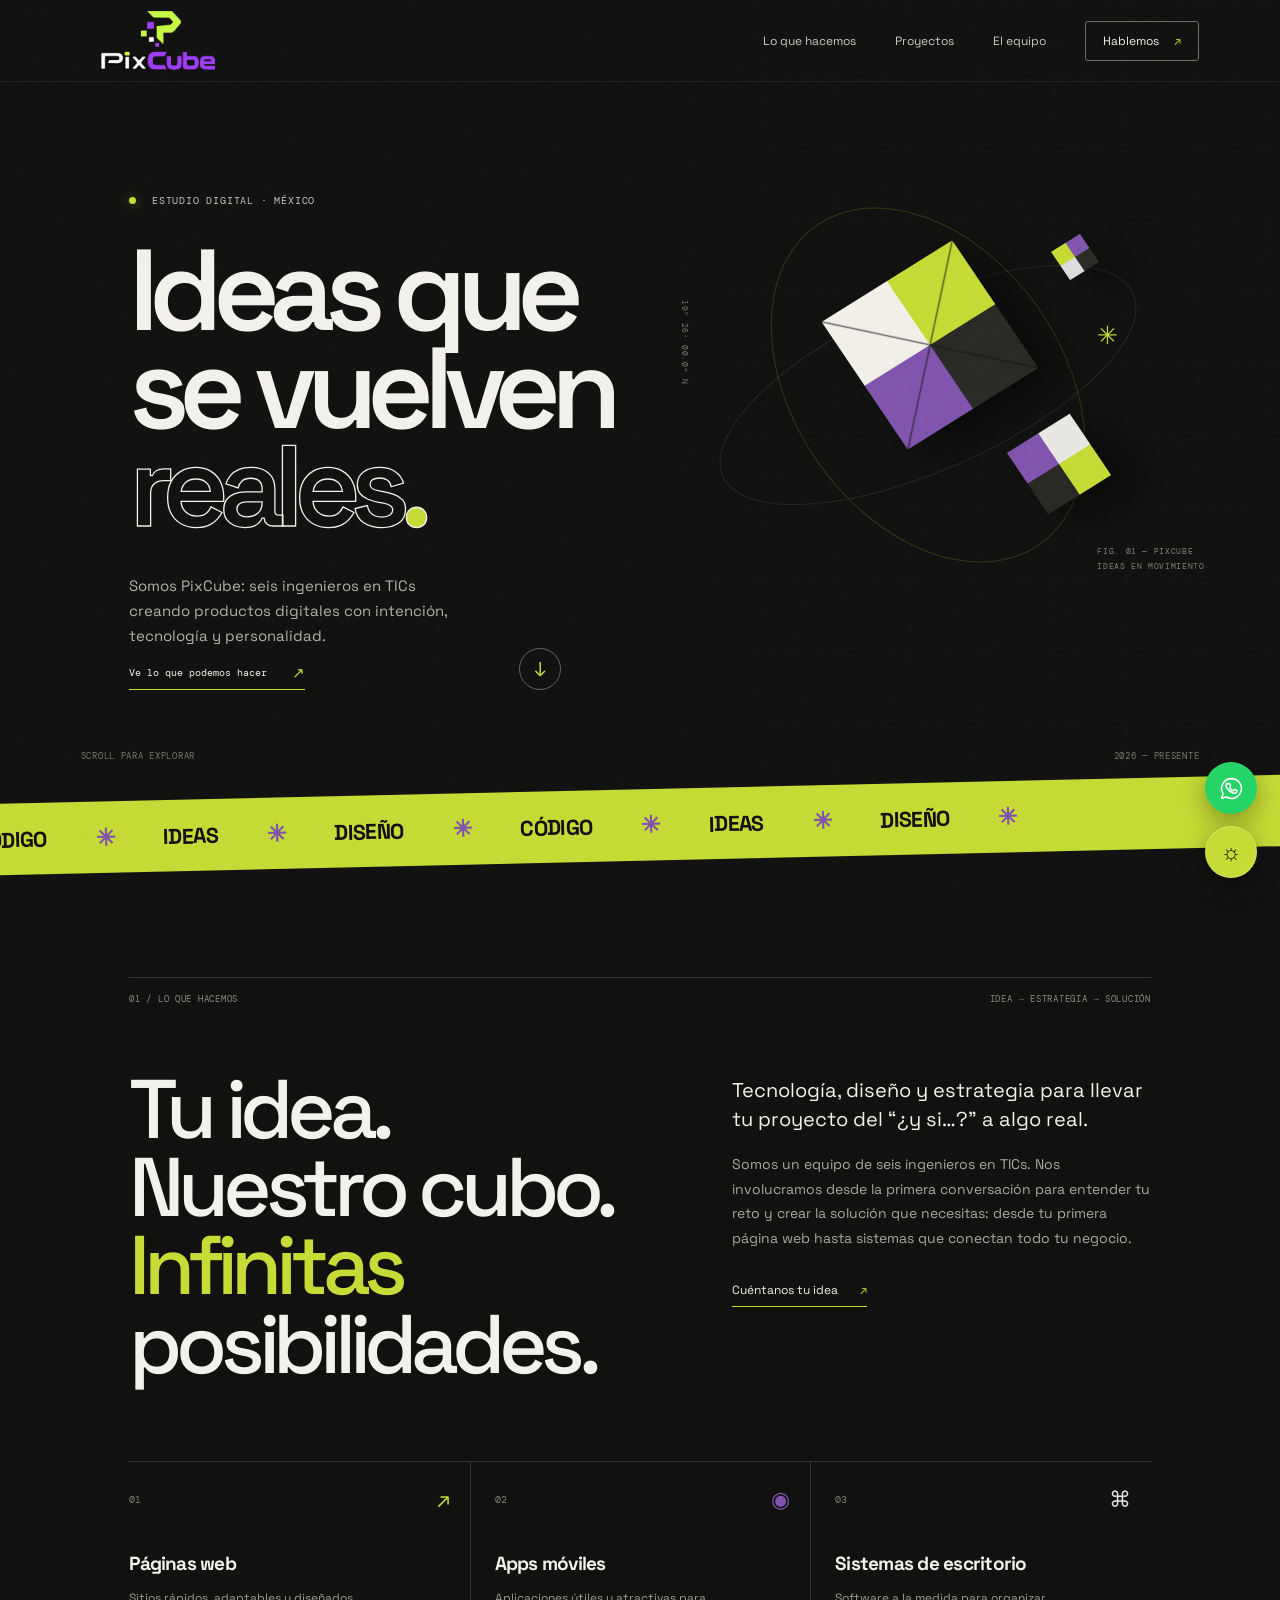
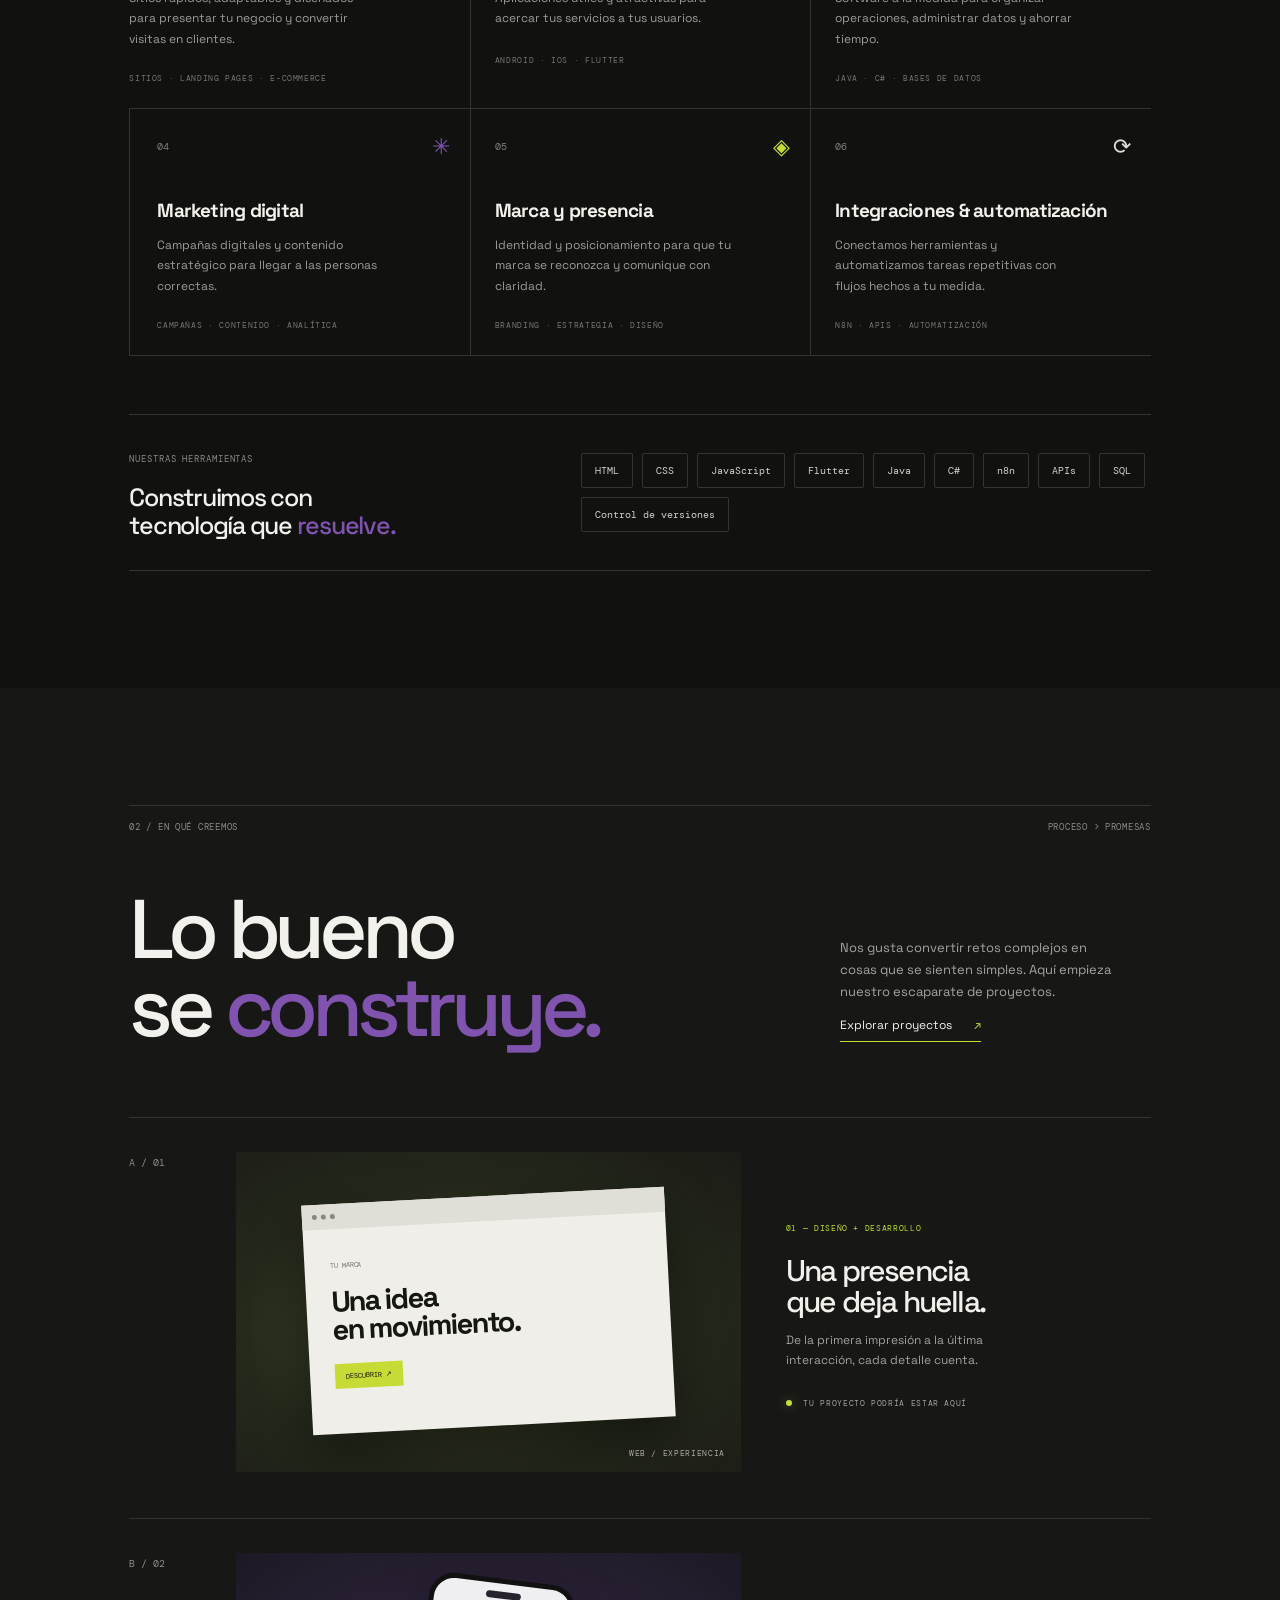
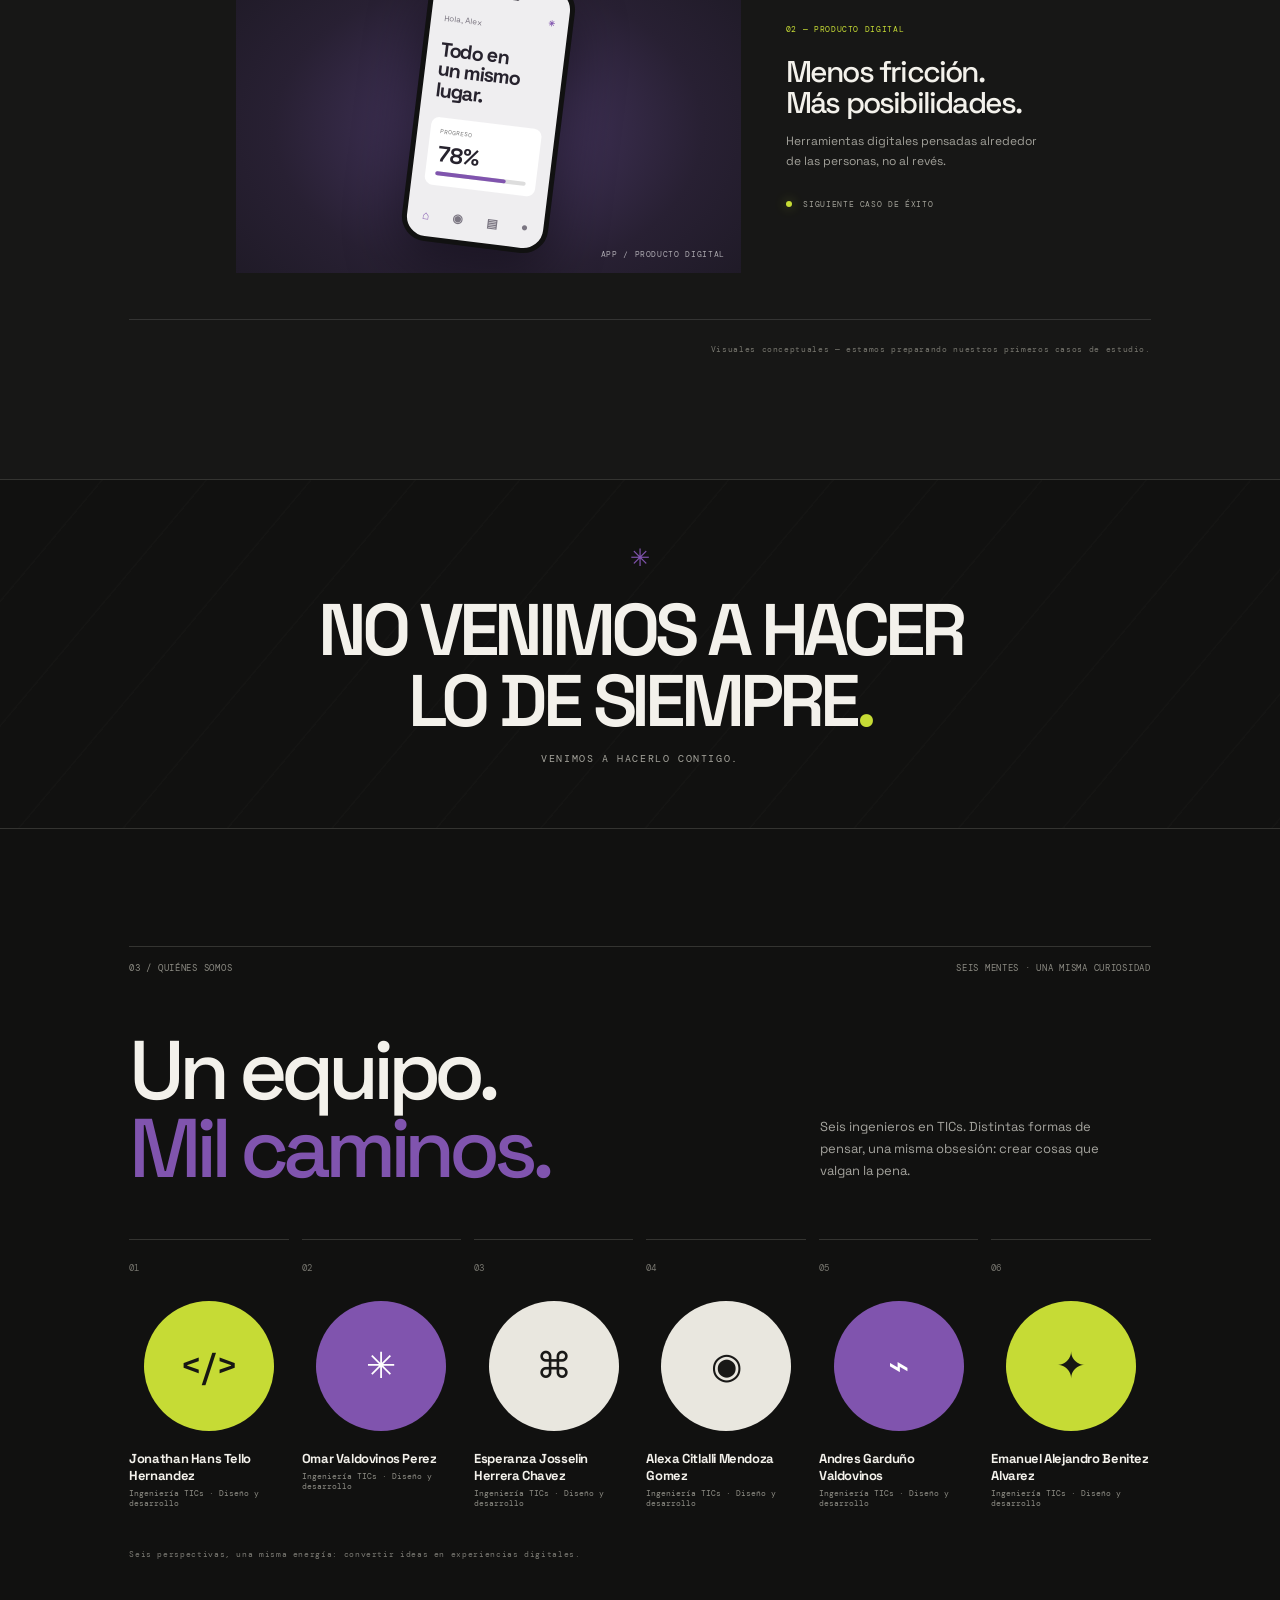
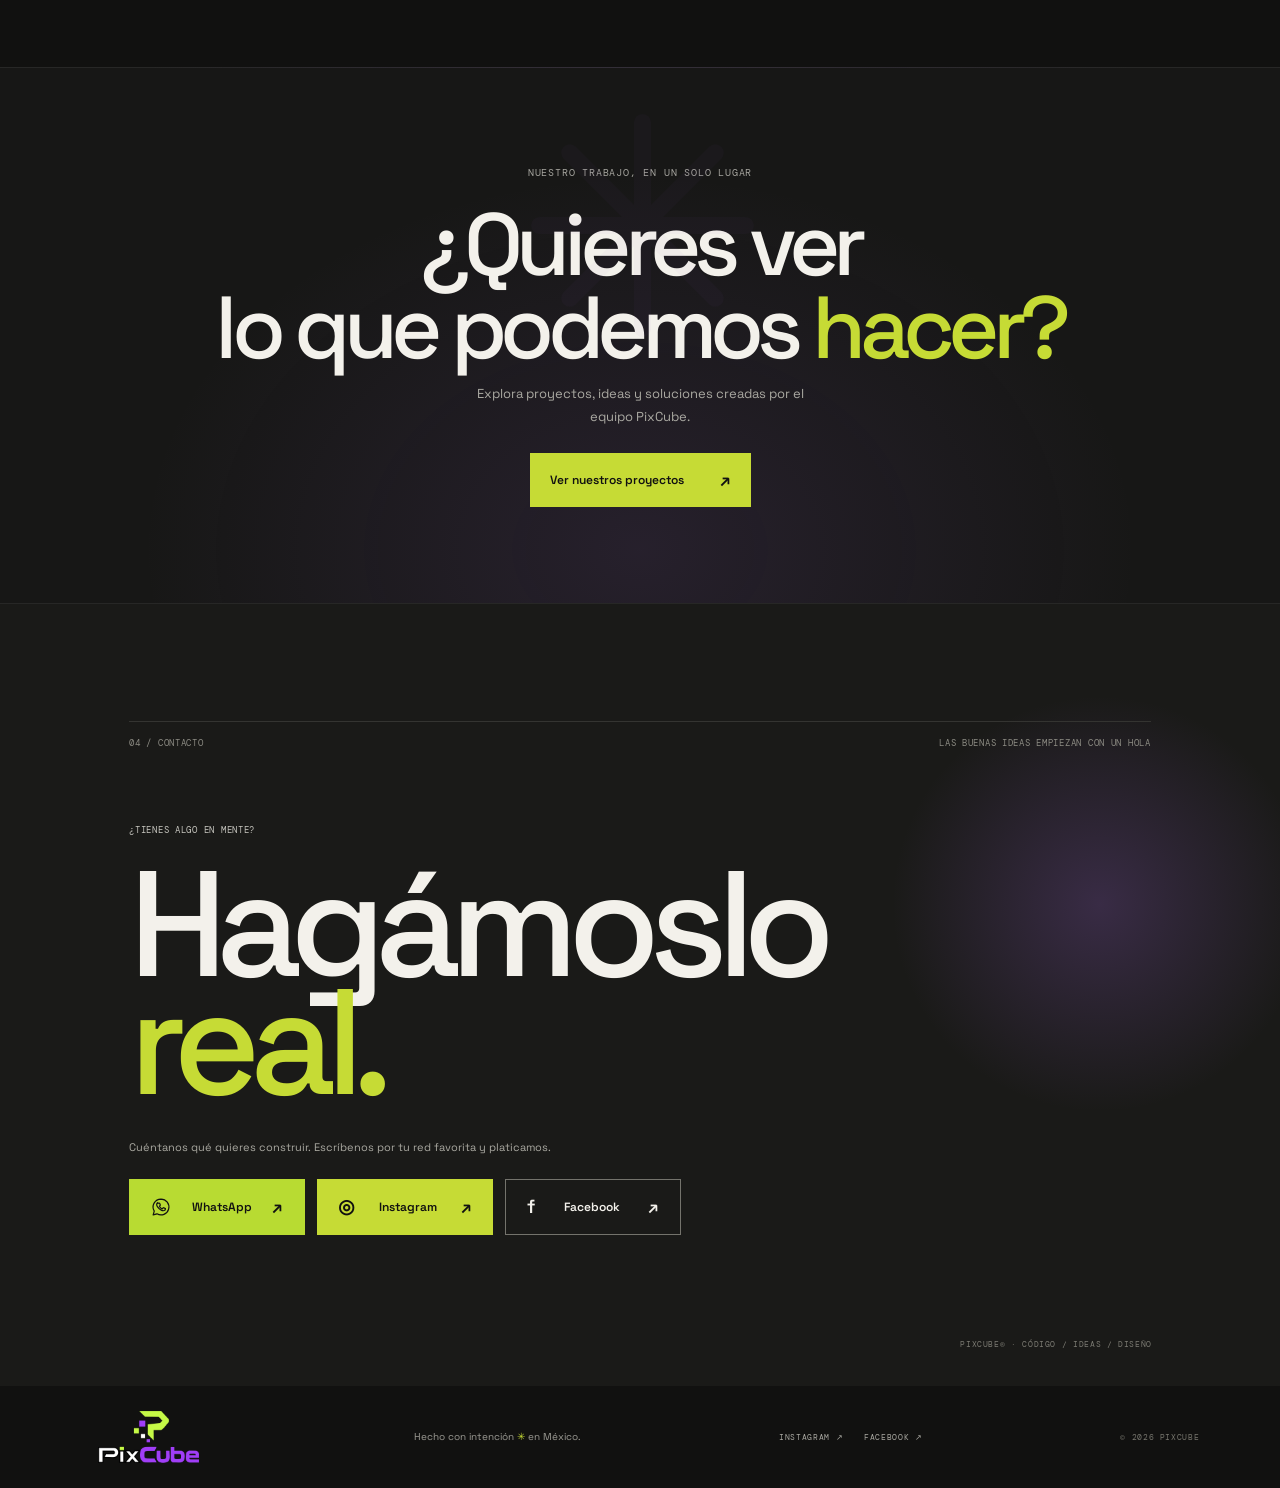
<file: index.html>
<!doctype html>
<html lang="es">
<head>
  <meta charset="utf-8">
  <meta name="viewport" content="width=device-width, initial-scale=1">
  <meta name="theme-color" content="#111110">
  <meta name="description" content="PixCube: código, ideas y diseño. Somos un equipo de seis ingenieros en TICs que convierte ideas en experiencias digitales.">
  <title>PixCube® — Tecnología con ideas</title>
  <link rel="preconnect" href="https://fonts.googleapis.com">
  <link rel="preconnect" href="https://fonts.gstatic.com" crossorigin>
  <link href="https://fonts.googleapis.com/css2?family=DM+Mono:wght@400;500&family=Space+Grotesk:wght@400;500;600;700&display=swap" rel="stylesheet">
  <link rel="icon" type="image/png" href="assets/pixcube-mark.png">
  <link rel="stylesheet" href="styles.css">
</head>
<body>
  <div class="grain" aria-hidden="true"></div>
  <header class="topbar">
    <a class="wordmark" href="#inicio" aria-label="PixCube, inicio"><img src="assets/pixcube-logo-horizontal.png" alt="PixCube — Tu idea, nuestro cubo, infinitas posibilidades"></a>
    <button class="menu-toggle" aria-label="Abrir menú" aria-expanded="false"><i></i><i></i></button>
    <nav class="nav-links" aria-label="Navegación principal">
      <a href="#servicios">Lo que hacemos</a><a href="proyectos.html">Proyectos</a><a href="#equipo">El equipo</a>
      <a class="nav-cta" href="#contacto">Hablemos <span>↗</span></a>
    </nav>
  </header>

  <main>
    <section class="hero" id="inicio">
      <div class="hero-grid" aria-hidden="true"></div>
      <div class="hero-copy">
        <p class="eyebrow"><span class="live-dot"></span> ESTUDIO DIGITAL · MÉXICO</p>
        <h1>Ideas que<br>se vuelven <span class="outlined">reales<span class="lime">.</span></span></h1>
        <div class="hero-bottom"><div><p>Somos PixCube: seis ingenieros en TICs creando productos digitales con intención, tecnología y personalidad.</p><a class="hero-project-link" href="proyectos.html">Ve lo que podemos hacer <span>↗</span></a></div><a class="round-link" href="#servicios" aria-label="Descubrir PixCube">↓</a></div>
      </div>
      <div class="hero-art" aria-label="Composición geométrica PixCube">
        <div class="orbit orbit-a"></div><div class="orbit orbit-b"></div>
        <div class="cube cube-main"><span></span><span></span><span></span><span></span></div>
        <div class="cube cube-small"><span></span><span></span><span></span><span></span></div>
        <div class="cube cube-tiny"><span></span><span></span><span></span><span></span></div>
        <span class="art-star">✳</span><span class="art-label">FIG. 01 — PIXCUBE<br>IDEAS EN MOVIMIENTO</span>
        <span class="art-coordinate">19° 26′ 00.0″ N</span>
      </div>
      <div class="hero-edge"><span>SCROLL PARA EXPLORAR</span><span>2026 — PRESENTE</span></div>
    </section>

    <section class="ticker" aria-label="Código, ideas y diseño"><div class="ticker-track"><span>CÓDIGO</span><b>✳</b><span>IDEAS</span><b>✳</b><span>DISEÑO</span><b>✳</b><span>CÓDIGO</span><b>✳</b><span>IDEAS</span><b>✳</b><span>DISEÑO</span><b>✳</b></div></section>

    <section class="intro section-pad" id="servicios">
      <div class="section-kicker"><span>01 / LO QUE HACEMOS</span><span>IDEA → ESTRATEGIA → SOLUCIÓN</span></div>
      <div class="intro-layout"><h2>Tu idea.<br>Nuestro cubo.<br><span class="lime">Infinitas</span><br>posibilidades.</h2><div class="intro-text"><p class="large-copy">Tecnología, diseño y estrategia para llevar tu proyecto del “¿y si…?” a algo real.</p><p>Somos un equipo de seis ingenieros en TICs. Nos involucramos desde la primera conversación para entender tu reto y crear la solución que necesitas: desde tu primera página web hasta sistemas que conectan todo tu negocio.</p><a class="text-link" href="#contacto">Cuéntanos tu idea <span>↗</span></a></div></div>
      <div class="service-grid">
        <article class="service-card"><span class="service-no">01</span><div class="service-icon icon-web">↗</div><h3>Páginas web</h3><p>Sitios rápidos, adaptables y diseñados para presentar tu negocio y convertir visitas en clientes.</p><span class="service-tags">SITIOS · LANDING PAGES · E-COMMERCE</span></article>
        <article class="service-card"><span class="service-no">02</span><div class="service-icon icon-design">◉</div><h3>Apps móviles</h3><p>Aplicaciones útiles y atractivas para acercar tus servicios a tus usuarios.</p><span class="service-tags">ANDROID · IOS · FLUTTER</span></article>
        <article class="service-card"><span class="service-no">03</span><div class="service-icon icon-data">⌘</div><h3>Sistemas de escritorio</h3><p>Software a la medida para organizar operaciones, administrar datos y ahorrar tiempo.</p><span class="service-tags">JAVA · C# · BASES DE DATOS</span></article>
        <article class="service-card"><span class="service-no">04</span><div class="service-icon icon-design">✳</div><h3>Marketing digital</h3><p>Campañas digitales y contenido estratégico para llegar a las personas correctas.</p><span class="service-tags">CAMPAÑAS · CONTENIDO · ANALÍTICA</span></article>
        <article class="service-card"><span class="service-no">05</span><div class="service-icon icon-web">◈</div><h3>Marca y presencia</h3><p>Identidad y posicionamiento para que tu marca se reconozca y comunique con claridad.</p><span class="service-tags">BRANDING · ESTRATEGIA · DISEÑO</span></article>
        <article class="service-card"><span class="service-no">06</span><div class="service-icon icon-data">⟳</div><h3>Integraciones & automatización</h3><p>Conectamos herramientas y automatizamos tareas repetitivas con flujos hechos a tu medida.</p><span class="service-tags">N8N · APIS · AUTOMATIZACIÓN</span></article>
      </div>
      <div class="stack-panel"><div><span class="stack-label">NUESTRAS HERRAMIENTAS</span><h3>Construimos con<br>tecnología que <span class="purple">resuelve.</span></h3></div><div class="tech-chips" aria-label="Tecnologías y herramientas"><span>HTML</span><span>CSS</span><span>JavaScript</span><span>Flutter</span><span>Java</span><span>C#</span><span>n8n</span><span>APIs</span><span>SQL</span><span>Control de versiones</span></div></div>
    </section>

    <section class="work section-pad" id="proyectos">
      <div class="section-kicker"><span>02 / EN QUÉ CREEMOS</span><span>PROCESO > PROMESAS</span></div>
      <div class="work-heading"><h2>Lo bueno<br>se <span class="purple">construye.</span></h2><div class="work-actions"><p>Nos gusta convertir retos complejos en cosas que se sienten simples. Aquí empieza nuestro escaparate de proyectos.</p><a class="text-link" href="proyectos.html">Explorar proyectos <span>↗</span></a></div></div>
      <div class="project-list">
        <article class="project-row"><div class="project-index">A / 01</div><div class="project-visual visual-one"><div class="mini-window"><div class="window-bar"><i></i><i></i><i></i></div><div class="window-content"><span class="window-chip">TU MARCA</span><b>Una idea<br>en movimiento.</b><span class="window-button">DESCUBRIR ↗</span></div></div><span class="visual-note">WEB / EXPERIENCIA</span></div><div class="project-info"><span class="project-type">01 — DISEÑO + DESARROLLO</span><h3>Una presencia<br>que deja huella.</h3><p>De la primera impresión a la última interacción, cada detalle cuenta.</p><span class="project-status"><i></i> TU PROYECTO PODRÍA ESTAR AQUÍ</span></div></article>
        <article class="project-row project-row-reverse"><div class="project-index">B / 02</div><div class="project-visual visual-two"><div class="phone-mock"><div class="phone-top"></div><span class="phone-greeting">Hola, Alex <b>✳</b></span><span class="phone-title">Todo en<br>un mismo lugar.</span><div class="phone-card"><span>PROGRESO</span><b>78%</b><i><i></i></i></div><div class="phone-tabs"><b>⌂</b><b>◉</b><b>▤</b><b>●</b></div></div><span class="visual-note">APP / PRODUCTO DIGITAL</span></div><div class="project-info"><span class="project-type">02 — PRODUCTO DIGITAL</span><h3>Menos fricción.<br>Más posibilidades.</h3><p>Herramientas digitales pensadas alrededor de las personas, no al revés.</p><span class="project-status"><i></i> SIGUIENTE CASO DE ÉXITO</span></div></article>
      </div>
      <p class="work-footnote">Visuales conceptuales — estamos preparando nuestros primeros casos de estudio.</p>
    </section>

    <section class="manifesto"><div class="manifesto-mark">✳</div><p>NO VENIMOS A HACER<br>LO DE SIEMPRE<span class="lime">.</span></p><span>VENIMOS A HACERLO CONTIGO.</span><div class="manifesto-lines"></div></section>

    <section class="team section-pad" id="equipo">
      <div class="section-kicker"><span>03 / QUIÉNES SOMOS</span><span>SEIS MENTES · UNA MISMA CURIOSIDAD</span></div>
      <div class="team-heading"><h2>Un equipo.<br><span class="purple">Mil caminos.</span></h2><p>Seis ingenieros en TICs. Distintas formas de pensar, una misma obsesión: crear cosas que valgan la pena.</p></div>
      <div class="team-grid">
        <article class="team-card"><span class="team-number">01</span><div class="avatar avatar-lime">&lt;/&gt;</div><h3>Jonathan Hans Tello Hernandez</h3><p>Ingeniería TICs · Diseño y desarrollo</p></article>
        <article class="team-card"><span class="team-number">02</span><div class="avatar avatar-purple">✳︎</div><h3>Omar Valdovinos Perez</h3><p>Ingeniería TICs · Diseño y desarrollo</p></article>
        <article class="team-card"><span class="team-number">03</span><div class="avatar avatar-white">⌘</div><h3>Esperanza Josselin Herrera Chavez</h3><p>Ingeniería TICs · Diseño y desarrollo</p></article>
        <article class="team-card"><span class="team-number">04</span><div class="avatar avatar-white">◉</div><h3>Alexa Citlalli Mendoza Gomez</h3><p>Ingeniería TICs · Diseño y desarrollo</p></article>
        <article class="team-card"><span class="team-number">05</span><div class="avatar avatar-purple">⌁</div><h3>Andres Garduño Valdovinos</h3><p>Ingeniería TICs · Diseño y desarrollo</p></article>
        <article class="team-card"><span class="team-number">06</span><div class="avatar avatar-lime">✦</div><h3>Emanuel Alejandro Benitez Alvarez</h3><p>Ingeniería TICs · Diseño y desarrollo</p></article>
      </div>
      <p class="team-note">Seis perspectivas, una misma energía: convertir ideas en experiencias digitales.</p>
    </section>

    <section class="home-project-cta">
      <div class="home-project-orbit" aria-hidden="true"><svg viewBox="0 0 100 100" focusable="false"><path d="M50 8v84M8 50h84M20.3 20.3l59.4 59.4m0-59.4L20.3 79.7"/></svg></div>
      <p class="eyebrow">NUESTRO TRABAJO, EN UN SOLO LUGAR</p>
      <h2>¿Quieres ver<br>lo que podemos <span class="lime">hacer?</span></h2>
      <p class="home-project-copy">Explora proyectos, ideas y soluciones creadas por el equipo PixCube.</p>
      <a class="home-project-button" href="proyectos.html">Ver nuestros proyectos <span>↗</span></a>
    </section>

    <section class="contact section-pad" id="contacto"><div class="contact-orb"></div><div class="section-kicker"><span>04 / CONTACTO</span><span>LAS BUENAS IDEAS EMPIEZAN CON UN HOLA</span></div><div class="contact-content"><p class="eyebrow">¿TIENES ALGO EN MENTE?</p><h2>Hagámoslo<br><span class="lime">real.</span></h2><p class="contact-small">Cuéntanos qué quieres construir. Escríbenos por tu red favorita y platicamos.</p><div class="contact-actions"><a class="contact-button contact-button-whatsapp" href="https://wa.me/523350424678?text=Hola%20PixCube%2C%20quiero%20cotizar%20un%20proyecto." target="_blank" rel="noopener noreferrer"><svg class="social-glyph" viewBox="0 0 24 24" aria-hidden="true"><path d="M12 2.5a9.5 9.5 0 0 0-8.1 14.45L2.6 21.4l4.58-1.2A9.5 9.5 0 1 0 12 2.5Z"/><path d="M8.4 7.8c.3-.6.6-.6.9-.6h.5c.2 0 .4 0 .5.4l.8 1.8c.1.3.1.5-.1.7l-.6.7c-.2.2-.2.4-.1.6.7 1.2 1.6 2.1 2.8 2.7.3.1.5.1.6-.1l.8-.9c.2-.2.4-.3.7-.2l1.7.8c.3.1.4.3.4.5 0 .3-.2 1.2-.7 1.6-.5.5-1.2.7-1.9.7-.5 0-1.2-.2-2-.5-2.8-1.1-4.6-3.8-4.8-4.1-.2-.3-1.1-1.5-1.1-2.9 0-1.3.7-2 1-2.2Z"/></svg>WhatsApp <span>↗</span></a><a class="contact-button" href="https://instagram.com/pixcubeoficial" target="_blank" rel="noopener noreferrer"><span class="social-glyph">◎</span>Instagram <span>↗</span></a><a class="contact-button contact-button-alt" href="https://www.facebook.com/profile.php?id=61595142443809" target="_blank" rel="noopener noreferrer"><span class="social-glyph">f</span>Facebook <span>↗</span></a></div></div><div class="contact-coord">PIXCUBE® · CÓDIGO / IDEAS / DISEÑO</div></section>
  </main>

  <footer class="footer"><a class="wordmark" href="#inicio"><img src="assets/pixcube-logo-horizontal.png" alt="PixCube"></a><p>Hecho con intención <span class="lime">✳</span> en México.</p><div class="socials"><a href="https://instagram.com/pixcubeoficial" target="_blank" rel="noopener noreferrer">INSTAGRAM ↗</a><a href="https://www.facebook.com/profile.php?id=61595142443809" target="_blank" rel="noopener noreferrer">FACEBOOK ↗</a></div><span class="copyright">© <span id="year">2026</span> PIXCUBE</span></footer>
  <button class="theme-toggle" type="button" aria-label="Cambiar a tema claro" title="Cambiar tema"><span class="theme-icon" aria-hidden="true">☼</span><span class="theme-tooltip">Cambiar tema</span></button>
  <a class="whatsapp-float" href="https://wa.me/523350424678?text=Hola%20PixCube%2C%20quiero%20cotizar%20un%20proyecto." target="_blank" rel="noopener noreferrer" aria-label="Escríbenos por WhatsApp" title="Escríbenos por WhatsApp"><svg viewBox="0 0 24 24" aria-hidden="true"><path d="M12 2.5a9.5 9.5 0 0 0-8.1 14.45L2.6 21.4l4.58-1.2A9.5 9.5 0 1 0 12 2.5Z"/><path d="M8.4 7.8c.3-.6.6-.6.9-.6h.5c.2 0 .4 0 .5.4l.8 1.8c.1.3.1.5-.1.7l-.6.7c-.2.2-.2.4-.1.6.7 1.2 1.6 2.1 2.8 2.7.3.1.5.1.6-.1l.8-.9c.2-.2.4-.3.7-.2l1.7.8c.3.1.4.3.4.5 0 .3-.2 1.2-.7 1.6-.5.5-1.2.7-1.9.7-.5 0-1.2-.2-2-.5-2.8-1.1-4.6-3.8-4.8-4.1-.2-.3-1.1-1.5-1.1-2.9 0-1.3.7-2 1-2.2Z"/></svg></a>
  <script src="script.js"></script>
</body>
</html>
</file>
<file: styles.css>
:root{--bg:#111110;--panel:#181817;--ink:#f3f1eb;--muted:#a09f98;--lime:#c6db35;--purple:#8054ae;--line:#343431;--mono:'DM Mono',monospace;--sans:'Space Grotesk',sans-serif}*{box-sizing:border-box}html{scroll-behavior:smooth}body{margin:0;background:var(--bg);color:var(--ink);font-family:var(--sans);overflow-x:hidden}::selection{background:var(--lime);color:var(--bg)}a{color:inherit;text-decoration:none}.grain{position:fixed;inset:0;z-index:10;pointer-events:none;opacity:.07;background-image:url("data:image/svg+xml,%3Csvg viewBox='0 0 180 180' xmlns='http://www.w3.org/2000/svg'%3E%3Cfilter id='n'%3E%3CfeTurbulence type='fractalNoise' baseFrequency='.92' numOctaves='3' stitchTiles='stitch'/%3E%3C/filter%3E%3Crect width='100%25' height='100%25' filter='url(%23n)' opacity='.28'/%3E%3C/svg%3E")}.topbar{height:82px;padding:0 6.3%;display:flex;align-items:center;justify-content:space-between;border-bottom:1px solid #ffffff12;position:absolute;z-index:12;top:0;width:100%}.wordmark{display:flex;align-items:center;gap:10px;font-weight:700;font-size:21px;letter-spacing:-1.2px}.wordmark>span:last-child>span{color:var(--purple)}.wordmark sup{font:9px var(--mono);vertical-align:top;margin-left:2px}.mark{width:31px;height:31px;display:grid;place-items:center;background:var(--lime);color:var(--bg);font-weight:700;font-size:19px;position:relative}.mark span{position:absolute;color:var(--purple);font-size:10px;right:-3px;top:-5px}.nav-links{display:flex;align-items:center;gap:39px;font-size:12px;color:#cac9c3}.nav-links a{transition:color .2s}.nav-links a:hover,.socials a:hover{color:var(--lime)}.nav-links .nav-cta{padding:11px 17px;border:1px solid #6f6e67;border-radius:3px;color:var(--ink)}.nav-cta span{color:var(--lime);padding-left:12px}.menu-toggle{display:none}.hero{height:min(790px,100vh);min-height:690px;padding:170px 10.1% 68px;display:flex;align-items:center;position:relative;overflow:hidden}.hero-grid{position:absolute;inset:0 0 0 43%;opacity:.16;background-image:linear-gradient(#68685b33 1px,transparent 1px),linear-gradient(90deg,#68685b33 1px,transparent 1px);background-size:72px 72px;mask-image:linear-gradient(90deg,transparent,#000 35%,#000)}.hero-copy{position:relative;z-index:2;width:58%;padding-bottom:18px}.eyebrow,.section-kicker,.service-tags,.project-type,.project-status,.visual-note,.art-label,.art-coordinate,.hero-edge,.contact-coord,.copyright,.socials,.work-footnote,.team-note{font:10px var(--mono);letter-spacing:.08em}.eyebrow{color:#c7c6bf}.live-dot,.project-status i{display:inline-block;width:7px;height:7px;background:var(--lime);border-radius:50%;margin-right:9px;box-shadow:0 0 12px #c6db3570;animation:pulse 2s infinite}@keyframes pulse{50%{box-shadow:0 0 22px #c6db35b0}}h1{font-size:clamp(70px,9vw,137px);line-height:.85;letter-spacing:-.09em;margin:35px 0 38px;font-weight:600}h1 .outlined{color:transparent;-webkit-text-stroke:1.3px var(--ink)}.lime{color:var(--lime)}.purple{color:var(--purple)}.hero-bottom{display:flex;align-items:flex-end;gap:70px}.hero-bottom p{font-size:15px;line-height:1.65;color:#b2b1aa;max-width:320px;margin:0}.round-link{border:1px solid #62615b;border-radius:50%;width:42px;height:42px;display:grid;place-items:center;color:var(--lime);font-size:20px;transition:.3s}.round-link:hover{background:var(--lime);color:var(--bg);transform:translateY(5px)}.hero-art{width:45%;height:470px;position:absolute;right:5%;top:150px;display:grid;place-items:center;perspective:900px}.orbit{position:absolute;border:1px solid #ffffff18;border-radius:50%;transform:rotate(-24deg)}.orbit-a{width:450px;height:170px;animation:orbit 16s linear infinite}.orbit-b{width:390px;height:270px;transform:rotate(55deg);border-color:#c6db3530;animation:orbit 23s linear infinite reverse}@keyframes orbit{to{transform:rotate(336deg)}}.cube{position:absolute;transform:rotate(-32deg) skew(2deg);animation:float 5s ease-in-out infinite;filter:drop-shadow(20px 24px 22px #0008)}.cube span{position:absolute;display:block}.cube-main{width:154px;height:154px;top:118px;left:calc(50% - 75px);animation-delay:-1.4s}.cube-main span:nth-child(1){inset:0 50% 50% 0;background:#f2f0e8;clip-path:polygon(0 0,100% 0,100% 100%,0 100%)}.cube-main span:nth-child(2){inset:0 0 50% 50%;background:var(--lime);clip-path:polygon(0 0,100% 0,100% 100%,0 100%)}.cube-main span:nth-child(3){inset:50% 50% 0 0;background:var(--purple);clip-path:polygon(0 0,100% 0,100% 100%,0 100%)}.cube-main span:nth-child(4){inset:50% 0 0 50%;background:#292925;clip-path:polygon(0 0,100% 0,100% 100%,0 100%)}.cube-main:after{content:'';position:absolute;inset:0;background:linear-gradient(135deg,transparent 49.5%,#111 50%,transparent 50.7%),linear-gradient(45deg,transparent 49.5%,#111 50%,transparent 50.7%);opacity:.65}.cube-small{width:74px;height:74px;top:277px;left:calc(50% + 94px);animation-delay:-3s}.cube-small span:nth-child(1){inset:0 50% 50% 0;background:var(--purple)}.cube-small span:nth-child(2){inset:0 0 50% 50%;background:#e9e8e2}.cube-small span:nth-child(3){inset:50% 50% 0 0;background:#282824}.cube-small span:nth-child(4){inset:50% 0 0 50%;background:var(--lime)}.cube-tiny{width:34px;height:34px;top:90px;left:calc(50% + 130px);animation-delay:-2s}.cube-tiny span:nth-child(1){inset:0 50% 50% 0;background:var(--lime)}.cube-tiny span:nth-child(2){inset:0 0 50% 50%;background:var(--purple)}.cube-tiny span:nth-child(3){inset:50% 50% 0 0;background:#ddd}.cube-tiny span:nth-child(4){inset:50% 0 0 50%;background:#2b2b26}@keyframes float{0%,100%{translate:0 0;rotate:-32deg}50%{translate:0 -18px;rotate:-27deg}}.art-star{position:absolute;color:var(--lime);font-size:25px;right:17%;top:36%}.art-label{position:absolute;right:2%;bottom:47px;line-height:1.8;color:#818078;font-size:8px}.art-coordinate{position:absolute;left:7%;top:32%;writing-mode:vertical-rl;color:#77766f;font-size:8px}.hero-edge{position:absolute;bottom:28px;left:6.3%;right:6.3%;display:flex;justify-content:space-between;color:#77766f;font-size:9px}.ticker{height:70px;background:var(--lime);color:var(--bg);overflow:hidden;display:flex;align-items:center;transform:rotate(-1.3deg) scale(1.02);width:102%;margin-left:-1%;position:relative;z-index:2}.ticker-track{display:flex;align-items:center;gap:48px;white-space:nowrap;animation:marquee 22s linear infinite;font-size:21px;font-weight:700;letter-spacing:-.04em}.ticker-track b{font-size:23px;color:var(--purple)}@keyframes marquee{to{transform:translateX(-45%)}}.section-pad{padding:117px 10.1%}.section-kicker{display:flex;justify-content:space-between;border-top:1px solid var(--line);padding-top:15px;color:#8c8b83;font-size:9px}.intro-layout{display:grid;grid-template-columns:1.1fr .9fr;gap:9%;padding:65px 0 78px}.intro h2,.work h2,.team h2,.contact h2{font-size:clamp(50px,6.5vw,88px);line-height:.94;letter-spacing:-.075em;margin:0;font-weight:500}.intro-text{padding-top:6px;max-width:420px}.intro-text p{color:#a9a8a1;line-height:1.75;font-size:14px}.intro-text .large-copy{font-size:20px;line-height:1.45;color:var(--ink);margin:0 0 18px}.text-link{display:inline-block;margin-top:18px;border-bottom:1px solid var(--lime);padding-bottom:8px;font-size:12px}.text-link span{color:var(--lime);padding-left:19px}.service-grid{display:grid;grid-template-columns:repeat(3,1fr);border-top:1px solid var(--line);border-bottom:1px solid var(--line)}.service-card{padding:28px 25px 26px 0;position:relative;min-height:246px}.service-card+.service-card{border-left:1px solid var(--line);padding-left:27px}.service-no{font:10px var(--mono);color:#818078}.service-icon{position:absolute;right:20px;top:23px;font-size:22px;color:var(--lime);transition:transform .3s}.service-card:hover .service-icon{transform:rotate(45deg) scale(1.2)}.icon-design{color:var(--purple)}.icon-data{color:#ddd}.service-card h3{font-size:19px;margin:43px 0 10px;letter-spacing:-.04em}.service-card p{font-size:12px;line-height:1.7;color:#9d9c95;max-width:240px;min-height:43px}.service-tags{display:block;color:#77766e;font-size:8px;margin-top:24px}.work{background:#171716}.work-heading,.team-heading{display:flex;align-items:flex-end;justify-content:space-between;padding:57px 0 70px}.work-heading>p,.team-heading>p{max-width:260px;color:#a5a49e;font-size:13px;line-height:1.7;margin:0 3% 5px 20px}.project-row{display:grid;grid-template-columns:70px 1.15fr .85fr;gap:37px;align-items:center;border-top:1px solid #ffffff20;padding:34px 0 46px}.project-row:last-child{border-bottom:1px solid #ffffff20}.project-index{font:10px var(--mono);color:#8d8c84;align-self:start;padding-top:4px}.project-visual{height:320px;position:relative;display:grid;place-items:center;overflow:hidden}.visual-one{background:radial-gradient(ellipse at 45% 55%,#4b5331,#25291b 58%,#1b1c17)}.visual-two{background:radial-gradient(ellipse at 50% 55%,#493865,#282033 60%,#1d1924)}.mini-window{width:72%;height:72%;background:#efeee8;color:#161612;box-shadow:0 22px 55px #0007;transform:rotate(-3deg);transition:transform .6s cubic-bezier(.2,.8,.2,1)}.project-row:hover .mini-window{transform:rotate(0) translateY(-8px)}.window-bar{height:25px;background:#dfded7;display:flex;align-items:center;gap:4px;padding-left:10px}.window-bar i{width:5px;height:5px;border-radius:50%;background:#89877e}.window-content{padding:23px 25px}.window-chip{font:7px var(--mono);color:#74736a}.window-content b{display:block;font-size:29px;line-height:.95;letter-spacing:-.07em;margin:15px 0 20px}.window-button{font:7px var(--mono);background:var(--lime);padding:8px 11px}.visual-note{position:absolute;bottom:14px;right:16px;color:#ffffff9c;font-size:8px}.phone-mock{height:270px;width:147px;border:5px solid #111;border-radius:25px;background:#efeef0;color:#27232e;box-shadow:0 22px 55px #0007;position:relative;padding:28px 13px 13px;transform:rotate(7deg);transition:transform .5s}.project-row:hover .phone-mock{transform:rotate(2deg) translateY(-7px)}.phone-top{position:absolute;top:8px;left:50%;transform:translateX(-50%);width:35px;height:7px;border-radius:10px;background:#27232e}.phone-greeting{font-size:8px;color:#77727d}.phone-greeting b{float:right;color:var(--purple)}.phone-title{display:block;font-size:20px;font-weight:700;line-height:1.02;letter-spacing:-1px;margin-top:13px}.phone-card{margin-top:17px;background:#fff;padding:10px;border-radius:8px}.phone-card span{display:block;font:6px var(--mono);color:#777}.phone-card>b{font-size:22px;display:block;margin:4px 0}.phone-card>i{height:4px;background:#ddd;display:block;border-radius:3px}.phone-card>i i{display:block;background:var(--purple);width:78%;height:100%;border-radius:3px}.phone-tabs{position:absolute;bottom:13px;left:15px;right:15px;display:flex;justify-content:space-between;color:#7b7682;font-size:12px}.phone-tabs b:first-child{color:var(--purple)}.project-info{padding:10px 0 10px 8px}.project-type{color:var(--lime);font-size:8px}.project-info h3{font-size:30px;line-height:1.03;letter-spacing:-.06em;font-weight:500;margin:20px 0 12px}.project-info p{font-size:12px;color:#a2a19a;line-height:1.7;max-width:260px}.project-status{display:block;color:#a3a299;font-size:8px;margin-top:27px}.project-status i{width:6px;height:6px;margin-right:6px}.work-footnote{text-align:right;color:#797870;font-size:8px;padding-top:16px}.manifesto{min-height:350px;position:relative;display:flex;flex-direction:column;align-items:center;justify-content:center;text-align:center;overflow:hidden;border-bottom:1px solid var(--line);border-top:1px solid var(--line)}.manifesto p{z-index:1;font-size:clamp(33px,6vw,73px);font-weight:600;line-height:.96;letter-spacing:-.07em;margin:22px 0 16px}.manifesto>span{z-index:1;font:10px var(--mono);letter-spacing:.16em;color:#a5a49c}.manifesto-mark{z-index:1;color:var(--purple);font-size:24px;animation:spin 12s linear infinite}@keyframes spin{to{transform:rotate(360deg)}}.manifesto-lines{position:absolute;inset:-20%;opacity:.15;background:repeating-linear-gradient(130deg,transparent 0 78px,#8e8d8130 79px 80px)}.team{padding-bottom:100px}.team-heading{padding-bottom:52px}.team-heading>p{max-width:300px}.team-grid{display:grid;grid-template-columns:repeat(6,1fr);gap:13px}.team-card{min-width:0;border-top:1px solid var(--line);padding:15px 0 17px;position:relative}.team-number{font:9px var(--mono);color:#77766f}.avatar{margin:25px auto 19px;width:min(100%,130px);aspect-ratio:1;border-radius:50%;display:grid;place-items:center;font-size:36px;font-weight:500;transition:transform .4s cubic-bezier(.2,.8,.2,1)}.team-card:hover .avatar{transform:rotate(-9deg) scale(1.06)}.avatar-lime{background:var(--lime);color:#171713}.avatar-purple{background:var(--purple);color:#fff}.avatar-white{background:#e9e7df;color:#191917}.team-card h3{font-size:13px;letter-spacing:-.03em;margin:0 0 4px}.team-card p{font:8px var(--mono);color:#8e8d85;margin:0}.team-note{color:#7d7c75;font-size:8px;margin-top:24px}.contact{background:#1a1a18;position:relative;overflow:hidden;min-height:590px}.contact-orb{position:absolute;width:420px;height:420px;border-radius:50%;background:radial-gradient(circle,#8054ae4d,transparent 70%);right:-30px;top:90px;animation:breathe 5s ease-in-out infinite}@keyframes breathe{50%{transform:scale(1.18);opacity:.65}}.contact .section-kicker{position:relative;z-index:1}.contact-content{position:relative;z-index:1;padding:66px 0 34px}.contact-content .eyebrow{font-size:9px}.contact h2{font-size:clamp(80px,12vw,150px);line-height:.79;margin:29px 0 38px}.contact-button{background:var(--lime);color:var(--bg);padding:16px 21px;display:inline-flex;gap:53px;align-items:center;font-size:12px;font-weight:600;transition:background .2s,transform .2s}.contact-button:hover{background:#e0ef73;transform:translateY(-3px)}.contact-button span{font-size:17px}.contact-small{font-size:11px;color:#aaa9a1;margin-top:19px}.contact-coord{position:absolute;right:10%;bottom:37px;color:#7c7b73;font-size:8px}.footer{min-height:100px;padding:25px 6.3%;display:flex;align-items:center;justify-content:space-between;gap:20px}.footer .wordmark{font-size:18px}.footer .mark{width:27px;height:27px}.footer>p{font-size:10px;color:#9c9b94}.socials{display:flex;gap:21px;font-size:8px;color:#aaa9a2}.socials a{transition:color .2s}.copyright{color:#77766e;font-size:8px}
.reveal{opacity:0;transform:translateY(24px);transition:opacity .7s ease,transform .7s cubic-bezier(.2,.8,.2,1)}.reveal.visible{opacity:1;transform:none}
@media(max-width:850px){.hero{padding-left:7%;padding-right:7%}.hero-copy{width:67%}.hero-art{right:-12%;opacity:.73}.section-pad{padding-left:7%;padding-right:7%}.team-grid{grid-template-columns:repeat(3,1fr);row-gap:28px}.avatar{width:125px}.project-row{grid-template-columns:45px 1.05fr .95fr;gap:20px}.project-visual{height:280px}.nav-links{gap:20px}.hero-bottom{gap:35px}}
@media(max-width:620px){.topbar{height:68px;padding:0 6%}.menu-toggle{display:flex;flex-direction:column;gap:6px;background:transparent;border:0;padding:10px;z-index:14}.menu-toggle i{width:22px;height:1px;background:var(--ink);transition:.2s}.menu-toggle[aria-expanded=true] i:first-child{transform:translateY(3.5px) rotate(45deg)}.menu-toggle[aria-expanded=true] i:last-child{transform:translateY(-3.5px) rotate(-45deg)}.nav-links{position:fixed;inset:0;background:#111110f5;backdrop-filter:blur(15px);display:flex;flex-direction:column;justify-content:center;gap:28px;font-size:21px;transform:translateY(-10px);opacity:0;pointer-events:none;transition:.25s}.nav-links.open{opacity:1;transform:none;pointer-events:auto}.nav-links .nav-cta{font-size:15px;margin-top:10px}.hero{height:760px;min-height:0;padding:137px 7% 55px;align-items:flex-start}.hero-copy{width:100%;padding:0}.hero h1{font-size:clamp(65px,17vw,100px);margin:37px 0 24px}.hero-bottom{align-items:center;justify-content:space-between;gap:15px}.hero-bottom p{font-size:13px;max-width:280px}.hero-art{width:100%;height:330px;right:-7%;top:386px;opacity:.76;transform:scale(.82);transform-origin:center top}.hero-edge{left:7%;right:7%;bottom:18px;font-size:7px}.art-label{right:5%;bottom:16px}.ticker{height:58px}.ticker-track{font-size:17px;gap:30px}.section-pad{padding:78px 7%}.section-kicker{font-size:8px}.section-kicker span:last-child{max-width:45%;text-align:right}.intro-layout{grid-template-columns:1fr;gap:28px;padding:46px 0 44px}.intro h2,.work h2,.team h2{font-size:58px}.intro-text .large-copy{font-size:18px}.service-grid{grid-template-columns:1fr}.service-card,.service-card+.service-card{border-left:0;padding:23px 0;min-height:0;border-bottom:1px solid var(--line)}.service-card:last-child{border-bottom:0}.service-card h3{margin:28px 0 7px}.service-card p{min-height:0;max-width:290px}.service-tags{margin-top:13px}.service-icon{right:8px;top:25px}.work-heading,.team-heading{display:block;padding:43px 0}.work-heading>p,.team-heading>p{margin:19px 0 0;max-width:330px}.project-row,.project-row.project-row-reverse{grid-template-columns:32px 1fr;gap:13px;padding:25px 0 29px}.project-visual{height:250px;grid-column:2}.project-index{grid-row:1 / span 2}.project-info{grid-column:2;padding:4px 0 0}.project-info h3{font-size:26px;margin:13px 0 8px}.project-status{margin-top:17px}.work-footnote{text-align:left;line-height:1.7}.manifesto{min-height:290px;padding:30px 15px}.manifesto p{font-size:clamp(34px,10vw,54px)}.team-grid{grid-template-columns:repeat(2,1fr);gap:22px 14px}.avatar{width:min(100%,130px);margin:20px auto 15px}.team-card{padding-top:12px}.team-card h3{font-size:12px}.contact{min-height:530px}.contact-content{padding:59px 0 35px}.contact h2{font-size:clamp(85px,22vw,125px)}.contact-button{gap:27px}.contact-coord{left:7%;right:auto;font-size:7px}.footer{padding:24px 7%;display:grid;grid-template-columns:1fr 1fr;gap:16px}.footer>p{text-align:right}.socials{font-size:7px;gap:13px}.copyright{text-align:right}.wordmark{font-size:18px}}
@media(prefers-reduced-motion:reduce){*,*::before,*::after{scroll-behavior:auto!important;animation-duration:.01ms!important;animation-iteration-count:1!important;transition-duration:.01ms!important}.reveal{opacity:1;transform:none}}

/* Logo assets, expanded service grid, technology list and theme control */
.wordmark{gap:0}.wordmark img{display:block;width:154px;height:59px;object-fit:contain;background:transparent}.footer .wordmark img{width:136px;height:52px}.service-grid{grid-template-columns:repeat(3,minmax(0,1fr))}.service-card{padding:25px 24px 25px 0;min-height:228px}.service-card:nth-child(3n+2),.service-card:nth-child(3n+3){border-left:1px solid var(--line);padding-left:24px}.service-card:nth-child(n+4){border-top:1px solid var(--line)}
.stack-panel{margin-top:58px;padding:31px 0;border-top:1px solid var(--line);border-bottom:1px solid var(--line);display:grid;grid-template-columns:1fr 1.4fr;gap:45px;align-items:center}.stack-label{font:9px var(--mono);letter-spacing:.1em;color:#8b8a82}.stack-panel h3{font-size:25px;line-height:1.1;letter-spacing:-.05em;margin:17px 0 0;font-weight:500}.tech-chips{display:flex;flex-wrap:wrap;gap:9px}.tech-chips span{font:10px var(--mono);padding:10px 13px;border:1px solid #ffffff25;color:#d4d3cc;border-radius:2px;transition:background .2s,color .2s,border-color .2s}.tech-chips span:hover{background:var(--lime);color:#111;border-color:var(--lime)}
.contact-actions{display:flex;gap:12px;flex-wrap:wrap;margin-top:25px}.contact-content .contact-small{margin-top:0}.contact-button{gap:16px;min-width:176px;justify-content:space-between}.contact-button .social-glyph{font-size:19px;line-height:1}.contact-button-alt{background:transparent;color:var(--ink);border:1px solid #74736c}.contact-button-alt:hover{background:var(--ink);color:var(--bg)}
.theme-toggle{position:fixed;z-index:20;right:23px;bottom:22px;width:52px;height:52px;border-radius:50%;border:1px solid #ffffff35;background:var(--lime);color:#111;display:grid;place-items:center;box-shadow:0 8px 26px #0005;cursor:pointer;transition:transform .25s,background .25s}.theme-toggle:hover{transform:rotate(-12deg) scale(1.08)}.theme-icon{font-size:23px;line-height:1}.theme-tooltip{position:absolute;right:62px;white-space:nowrap;background:var(--ink);color:var(--bg);padding:8px 11px;font:9px var(--mono);opacity:0;transform:translateX(6px);transition:.2s;pointer-events:none}.theme-toggle:hover .theme-tooltip,.theme-toggle:focus-visible .theme-tooltip{opacity:1;transform:none}
html[data-theme="light"]{--bg:#f5f4ee;--ink:#171715;--panel:#e9e8e1;--line:#d4d2c9}html[data-theme="light"] body{background:var(--bg);color:var(--ink)}html[data-theme="light"] .topbar{border-color:#16161220}html[data-theme="light"] .nav-links{color:#43433e}html[data-theme="light"] .nav-links .nav-cta{border-color:#8d8b82;color:var(--ink)}html[data-theme="light"] .hero-grid{opacity:.12}html[data-theme="light"] .hero-bottom p,html[data-theme="light"] .intro-text p,html[data-theme="light"] .work-heading>p,html[data-theme="light"] .team-heading>p{color:#5e5d56}html[data-theme="light"] .section-kicker,html[data-theme="light"] .eyebrow{color:#65645e}html[data-theme="light"] .service-card p{color:#65645e}html[data-theme="light"] .service-tags,html[data-theme="light"] .team-note{color:#68675f}html[data-theme="light"] .work,html[data-theme="light"] .contact{background:#e9e8e1}html[data-theme="light"] .project-row,html[data-theme="light"] .project-row:last-child{border-color:#c9c7be}html[data-theme="light"] .project-info p,html[data-theme="light"] .project-status{color:#5d5c55}html[data-theme="light"] .work-footnote{color:#66655e}html[data-theme="light"] .manifesto{border-color:#d4d2c9}html[data-theme="light"] .manifesto>span{color:#5c5b55}html[data-theme="light"] .contact-small{color:#55544e}html[data-theme="light"] .contact-coord{color:#66655f}html[data-theme="light"] .footer>p,html[data-theme="light"] .socials{color:#55544e}html[data-theme="light"] .copyright{color:#696860}html[data-theme="light"] .tech-chips span{color:#34332e;border-color:#2222}html[data-theme="light"] .tech-chips span:hover{color:#111;border-color:var(--lime)}html[data-theme="light"] .contact-button-alt{color:var(--ink);border-color:#77766e}html[data-theme="light"] .contact-button-alt:hover{background:#171715;color:#f3f1eb}html[data-theme="light"] .theme-toggle{background:#171715;color:#f5f4ee;border-color:#777}
@media(max-width:850px){.stack-panel{gap:25px}.wordmark img{width:143px;height:54px}}
@media(max-width:620px){.wordmark img{width:132px;height:51px}.footer .wordmark img{width:126px;height:48px}.service-grid{grid-template-columns:1fr}.service-card:nth-child(n){border-left:0;border-top:0;padding:23px 0;min-height:0;border-bottom:1px solid var(--line)}.service-card:last-child{border-bottom:0}.stack-panel{grid-template-columns:1fr;gap:23px;margin-top:38px;padding:27px 0}.stack-panel h3{font-size:23px}.tech-chips{gap:7px}.tech-chips span{padding:8px 10px;font-size:9px}.contact-actions{gap:9px}.contact-button{min-width:0;padding:14px 15px;gap:12px}.theme-toggle{right:14px;bottom:14px;width:47px;height:47px}.theme-tooltip{display:none}}
.work-actions{max-width:280px;margin:0 3% 5px 20px}.work-actions p{color:#a5a49e;font-size:13px;line-height:1.7;margin:0}.work-actions .text-link{margin-top:13px}.projects-hero{min-height:660px;padding:190px 10.1% 90px;position:relative;overflow:hidden;background:var(--bg)}.projects-hero h1{font-size:clamp(75px,11vw,145px);line-height:.82;letter-spacing:-.09em;margin:38px 0 22px;position:relative;z-index:1}.projects-hero h1 .outlined{color:transparent;-webkit-text-stroke:1.3px var(--ink)}.projects-lede{position:relative;z-index:1;max-width:390px;color:#aaa9a2;line-height:1.7;font-size:14px}.projects-hero .text-link{position:relative;z-index:1}.projects-decoration{position:absolute;right:8%;top:175px;width:400px;height:380px;opacity:.78}.projects-decoration .cube-main{top:100px;left:calc(50% - 75px);animation-duration:6s}.projects-decoration .cube-small{top:255px;left:calc(50% + 90px)}.projects-catalog{padding-top:86px}.projects-toolbar{display:flex;align-items:flex-end;justify-content:space-between;padding:50px 0 42px}.projects-toolbar h2{font-size:clamp(50px,6vw,78px);line-height:.95;letter-spacing:-.075em;font-weight:500;margin:0}.project-filters{display:flex;gap:8px;flex-wrap:wrap;justify-content:flex-end}.filter-button{font:9px var(--mono);color:var(--muted);background:transparent;border:1px solid var(--line);padding:10px 13px;cursor:pointer;transition:.2s}.filter-button:hover,.filter-button.active{background:var(--lime);border-color:var(--lime);color:#111}.projects-grid{display:grid;grid-template-columns:repeat(2,minmax(0,1fr));gap:25px}.portfolio-card{border:1px solid var(--line);background:var(--panel);min-width:0;transition:transform .3s,border-color .3s}.portfolio-card:hover{transform:translateY(-5px);border-color:var(--purple)}.portfolio-card[hidden]{display:none}.portfolio-art{height:280px;position:relative;overflow:hidden;display:grid;place-items:center;background:radial-gradient(ellipse at center,#3a4430,#22241d 68%)}.portfolio-art[data-variant="2"]{background:radial-gradient(ellipse at center,#43335a,#241e2c 68%)}.portfolio-art[data-variant="3"]{background:radial-gradient(ellipse at center,#354451,#1e252b 68%)}.portfolio-art[data-variant="4"]{background:radial-gradient(ellipse at center,#554332,#29231d 68%)}.portfolio-art img{width:100%;height:100%;object-fit:cover;transition:transform .5s}.portfolio-card:hover .portfolio-art img{transform:scale(1.04)}.portfolio-art-symbol{font-size:83px;color:var(--lime);text-shadow:0 10px 35px #0005;animation:float 5s ease-in-out infinite}.portfolio-card:nth-child(even) .portfolio-art-symbol{color:#a165df}.portfolio-category{position:absolute;left:15px;top:15px;font:8px var(--mono);padding:8px 10px;background:#111d;color:#f4f2ec;letter-spacing:.06em}.portfolio-details{padding:22px 24px 24px}.portfolio-meta{display:flex;justify-content:space-between;gap:15px;font:8px var(--mono);letter-spacing:.06em;color:#8a8981}.portfolio-details h3{font-size:24px;letter-spacing:-.05em;margin:16px 0 9px}.portfolio-details>p{font-size:12px;line-height:1.65;color:#a5a49e;max-width:450px;margin:0}.portfolio-tags{display:flex;flex-wrap:wrap;gap:7px;margin-top:18px}.portfolio-tags span{font:8px var(--mono);padding:7px 9px;border:1px solid var(--line);color:#a5a49e}.portfolio-link{display:inline-block;color:var(--lime);font:9px var(--mono);margin-top:18px}.projects-empty{border:1px solid var(--line);min-height:370px;display:flex;flex-direction:column;align-items:center;justify-content:center;text-align:center;padding:42px 20px;background:linear-gradient(135deg,transparent,#8054ae0b)}.empty-symbol{font-size:26px;color:var(--lime);animation:spin 12s linear infinite}.empty-kicker{font:9px var(--mono);color:#929189;letter-spacing:.1em;margin:18px 0 15px}.projects-empty h3{font-size:clamp(35px,5vw,58px);line-height:.98;letter-spacing:-.07em;margin:0;font-weight:500}.empty-copy{max-width:400px;color:#a5a49e;font-size:12px;line-height:1.7;margin:17px auto 23px}.projects-howto{font:8px var(--mono);color:#77766f;margin-top:18px}.projects-howto code{color:var(--lime)}.projects-cta{background:#1a1a18;padding:82px 10.1%;}.projects-cta h2{font-size:clamp(55px,8vw,95px);line-height:.91;letter-spacing:-.075em;margin:22px 0 28px;font-weight:500}.projects-cta .eyebrow{color:#a5a49e}
 .projects-empty[hidden],.project-filters[hidden]{display:none!important}
html[data-theme="light"] .projects-lede,html[data-theme="light"] .work-actions p,html[data-theme="light"] .portfolio-details>p,html[data-theme="light"] .empty-copy{color:#5e5d56}html[data-theme="light"] .portfolio-meta,html[data-theme="light"] .portfolio-tags span{color:#65645e}html[data-theme="light"] .projects-empty{background:linear-gradient(135deg,transparent,#8054ae10)}html[data-theme="light"] .projects-cta{background:#e9e8e1}html[data-theme="light"] .projects-cta .eyebrow{color:#65645e}
@media(max-width:850px){.projects-decoration{right:-13%;opacity:.52}.projects-hero{padding-left:7%;padding-right:7%}.projects-catalog{padding-left:7%;padding-right:7%}.projects-cta{padding-left:7%;padding-right:7%}}
@media(max-width:620px){.contact h2{font-size:clamp(58px,15.5vw,90px);letter-spacing:-.085em;max-width:100%;overflow-wrap:normal}.footer{padding-bottom:78px}.projects-hero{min-height:630px;padding:143px 7% 70px}.projects-hero h1{font-size:clamp(68px,17vw,100px);margin:37px 0 19px}.projects-lede{font-size:13px;max-width:320px}.projects-decoration{top:337px;right:-34%;transform:scale(.72);transform-origin:top center;opacity:.43}.projects-catalog{padding-top:65px}.projects-toolbar{display:block;padding:40px 0 29px}.projects-toolbar h2{font-size:55px}.project-filters{justify-content:flex-start;margin-top:24px}.filter-button{padding:9px 10px}.projects-grid{grid-template-columns:1fr;gap:16px}.portfolio-art{height:235px}.portfolio-details{padding:19px}.projects-empty{min-height:340px}.projects-cta{padding:65px 7%}.projects-cta h2{font-size:clamp(53px,13vw,76px)}.work-actions{margin:18px 0 0;max-width:330px}.work-actions p{font-size:12px}}
.hero-project-link{display:inline-flex;align-items:center;gap:25px;margin-top:14px;padding-bottom:6px;border-bottom:1px solid var(--lime);font:10px var(--mono);color:var(--ink);transition:gap .2s,color .2s}.hero-project-link span{color:var(--lime);font-size:15px}.hero-project-link:hover{gap:34px;color:var(--lime)}.home-project-cta{position:relative;overflow:hidden;text-align:center;padding:88px 7% 96px;background:radial-gradient(ellipse at 50% 90%,#8054ae25,transparent 55%),#171716;border-top:1px solid #ffffff12;border-bottom:1px solid #ffffff12}.home-project-cta .eyebrow{color:#a5a49e}.home-project-cta h2{font-size:clamp(48px,7vw,88px);line-height:.94;letter-spacing:-.075em;font-weight:500;margin:25px 0 14px}.home-project-copy{color:#aaa9a2;font-size:13px;line-height:1.7;margin:0 auto 25px;max-width:360px}.home-project-button{position:relative;z-index:1;display:inline-flex;align-items:center;gap:36px;background:var(--lime);color:#111;padding:16px 20px;font-size:12px;font-weight:600;transition:transform .2s,background .2s}.home-project-button:hover{transform:translateY(-3px);background:#e0ef73}.home-project-button span{font-size:17px}.home-project-orbit{position:absolute;font-size:245px;line-height:1;color:#8054ae0a;left:calc(50% - 120px);top:35px;pointer-events:none;animation:spin 55s linear infinite}html[data-theme="light"] .home-project-cta{background:radial-gradient(ellipse at 50% 90%,#8054ae18,transparent 55%),#e9e8e1;border-color:#16161218}html[data-theme="light"] .home-project-copy{color:#5e5d56}html[data-theme="light"] .hero-project-link{color:var(--ink)}
@media(max-width:620px){.hero-bottom{align-items:flex-end}.hero-bottom>div{max-width:calc(100% - 55px)}.hero-project-link{font-size:9px;gap:15px}.hero-project-link:hover{gap:20px}.home-project-cta{padding:69px 7% 75px}.home-project-cta h2{font-size:clamp(45px,12vw,62px)}.home-project-copy{font-size:12px;max-width:300px}.home-project-button{gap:20px;padding:15px 16px;font-size:11px}.home-project-orbit{font-size:190px;left:calc(50% - 95px);top:34px}}
.home-project-orbit{width:245px;height:245px;font-size:0;line-height:1;color:#8054ae0a}.home-project-orbit svg{display:block;width:100%;height:100%;overflow:visible}.home-project-orbit path{fill:none;stroke:currentColor;stroke-width:7;stroke-linecap:round}
@media(max-width:620px){.home-project-orbit{width:190px;height:190px}}
.projects-disclaimer{position:relative;z-index:1;max-width:510px;margin-top:16px;color:#85847d;font:9px/1.7 var(--mono);letter-spacing:.02em}.portfolio-art img{position:absolute;inset:0}.portfolio-category{z-index:2}.portfolio-arrow{position:absolute;z-index:3;top:50%;transform:translateY(-50%);width:37px;height:37px;border:1px solid #ffffff50;border-radius:50%;background:#111a;color:#fff;font-size:18px;cursor:pointer;backdrop-filter:blur(8px);transition:background .2s,transform .2s}.portfolio-arrow:hover{background:var(--purple);transform:translateY(-50%) scale(1.08)}.portfolio-arrow-prev{left:13px}.portfolio-arrow-next{right:13px}.portfolio-image-counter{position:absolute;z-index:2;right:14px;bottom:13px;padding:7px 9px;background:#111c;color:#fff;font:8px var(--mono);letter-spacing:.07em}.portfolio-details h3{margin-bottom:8px}.portfolio-status{font:8px/1.5 var(--mono)!important;letter-spacing:.045em;text-transform:uppercase;color:var(--lime)!important;margin:0 0 12px!important}.portfolio-description{font-size:12px;line-height:1.7;color:#a5a49e;margin:0;max-width:480px}.contact-button-whatsapp{background:#b8db32;color:#111;border:1px solid #b8db32}.contact-button-whatsapp:hover{background:#d3ec62;color:#111}.contact-button svg.social-glyph{width:20px;height:20px;flex:none;fill:none;stroke:currentColor;stroke-width:1.45;stroke-linecap:round;stroke-linejoin:round}.whatsapp-float{position:fixed;z-index:19;right:23px;bottom:86px;width:52px;height:52px;border-radius:50%;display:grid;place-items:center;background:#25d366;color:#fff;box-shadow:0 8px 26px #0005;transition:transform .2s,box-shadow .2s}.whatsapp-float:hover{transform:translateY(-3px) scale(1.05);box-shadow:0 12px 28px #0006}.whatsapp-float svg{width:25px;height:25px;fill:none;stroke:currentColor;stroke-width:1.5;stroke-linecap:round;stroke-linejoin:round}.team-card h3{overflow-wrap:anywhere}.projects-empty[hidden],.project-filters[hidden]{display:none!important}html[data-theme="light"] .portfolio-description{color:#5e5d56}html[data-theme="light"] .portfolio-status{color:#627800!important}html[data-theme="light"] .projects-disclaimer{color:#65645e}
@media(max-width:850px){.team-grid{grid-template-columns:repeat(3,minmax(0,1fr))}}
@media(max-width:620px){.whatsapp-float{right:14px;bottom:72px;width:47px;height:47px}.projects-disclaimer{font-size:8px;max-width:330px}.portfolio-arrow{width:34px;height:34px}.team-card h3{font-size:11px}.team-card p{font-size:7px}}

/* Vista ampliada de proyecto y ajustes para pantallas medianas y pequeñas */
.portfolio-preview{position:absolute;inset:0;width:100%;height:100%;padding:0;border:0;background:transparent;display:grid;place-items:center;cursor:zoom-in;z-index:1}.portfolio-preview img{position:absolute;inset:0;width:100%;height:100%;object-fit:cover;transition:transform .5s}.portfolio-preview:hover img{transform:scale(1.045)}.portfolio-preview .portfolio-art-symbol{pointer-events:none}.portfolio-arrow{z-index:3}.portfolio-category,.portfolio-image-counter{z-index:2}.portfolio-more{margin-top:18px;padding:0;border:0;background:none;color:var(--lime);font:9px var(--mono);letter-spacing:.03em;cursor:pointer}.portfolio-more:hover{color:var(--purple)}
.project-modal{width:min(1120px,calc(100vw - 48px));max-width:none;max-height:min(88dvh,900px);padding:0;border:1px solid var(--line);background:var(--panel);color:var(--ink);overflow:hidden;box-shadow:0 30px 110px #0009}.project-modal::backdrop{background:#090909cf;backdrop-filter:blur(8px)}.project-modal-layout{display:grid;grid-template-columns:minmax(0,1.2fr) minmax(300px,.8fr);min-height:min(610px,78dvh);max-height:min(88dvh,900px)}.project-modal-media{min-width:0;min-height:0;position:relative;display:grid;place-items:center;overflow:hidden;background:#111}.project-modal-image{display:block;width:100%;height:100%;max-height:min(88dvh,900px);object-fit:contain}.project-modal-arrow{position:absolute;top:50%;transform:translateY(-50%);width:44px;height:44px;border-radius:50%;border:1px solid #ffffff55;background:#111b;color:white;font-size:21px;cursor:pointer;backdrop-filter:blur(8px)}.project-modal-arrow:hover{background:var(--purple)}.project-modal-prev{left:17px}.project-modal-next{right:17px}.project-modal-counter{position:absolute;right:17px;bottom:17px;padding:9px 11px;background:#111d;color:white;font:9px var(--mono)}.project-modal-content{position:relative;padding:clamp(28px,4vw,54px);overflow-y:auto;align-self:stretch}.project-modal-close{position:absolute;right:18px;top:15px;width:42px;height:42px;border:1px solid var(--line);background:transparent;color:var(--ink);font-size:29px;line-height:1;cursor:pointer}.project-modal-category{font:9px var(--mono);letter-spacing:.11em;color:var(--lime);margin:25px 0 23px}.project-modal-title{font-size:clamp(32px,4vw,53px);line-height:.96;letter-spacing:-.07em;margin:0 40px 15px 0}.project-modal-status{font:9px/1.7 var(--mono);letter-spacing:.04em;text-transform:uppercase;color:var(--lime);margin:0 0 20px}.project-modal-description{font-size:14px;line-height:1.8;color:#a5a49e}.project-modal-tags{margin-top:23px}.project-modal-contact{margin-top:29px;text-decoration:none;display:inline-flex;gap:20px;align-items:center}.project-modal[open]{animation:modal-in .25s ease-out}@keyframes modal-in{from{opacity:0;transform:translateY(12px) scale(.985)}to{opacity:1;transform:none}}body.project-modal-open{overflow:hidden}.project-modal-arrow[hidden]{display:none}.project-modal[open] .project-modal-content{overscroll-behavior:contain}
html[data-theme="light"] .project-modal-description{color:#5e5d56}html[data-theme="light"] .project-modal{background:#f3f2eb}html[data-theme="light"] .project-modal-media{background:#191918}
@media(max-width:850px){.project-modal{width:min(720px,calc(100vw - 32px));max-height:90dvh}.project-modal-layout{grid-template-columns:1fr;grid-template-rows:minmax(250px,44dvh) auto;max-height:90dvh}.project-modal-media{min-height:250px}.project-modal-image{max-height:44dvh}.project-modal-content{padding:27px 30px 32px}.project-modal-category{margin-top:24px}.project-modal-title{font-size:clamp(32px,7vw,48px)}}
@media(max-width:620px){.project-modal{width:calc(100vw - 16px);max-height:calc(100dvh - 16px)}.project-modal-layout{grid-template-rows:minmax(210px,38dvh) auto;max-height:calc(100dvh - 16px)}.project-modal-media{min-height:210px}.project-modal-image{max-height:38dvh}.project-modal-content{padding:20px 21px 25px;max-height:calc(62dvh - 30px)}.project-modal-close{right:12px;top:11px;width:38px;height:38px}.project-modal-category{font-size:8px;margin:22px 40px 16px 0}.project-modal-title{font-size:clamp(29px,9vw,40px);margin-bottom:12px}.project-modal-description{font-size:12px}.project-modal-arrow{width:38px;height:38px}.project-modal-prev{left:10px}.project-modal-next{right:10px}.project-modal-counter{right:10px;bottom:10px}.project-modal-contact{padding:13px 14px;font-size:11px}.portfolio-more{font-size:9px}}
.project-modal-image[hidden],.project-modal-placeholder[hidden]{display:none}.project-modal-placeholder{font-size:100px;color:var(--lime);animation:float 5s ease-in-out infinite}.project-modal-media:has(.project-modal-placeholder:not([hidden])){background:radial-gradient(ellipse at center,#3a4430,#1d1d1b 70%)}
@media(max-width:850px){.project-modal-placeholder{font-size:75px}}
</file>
